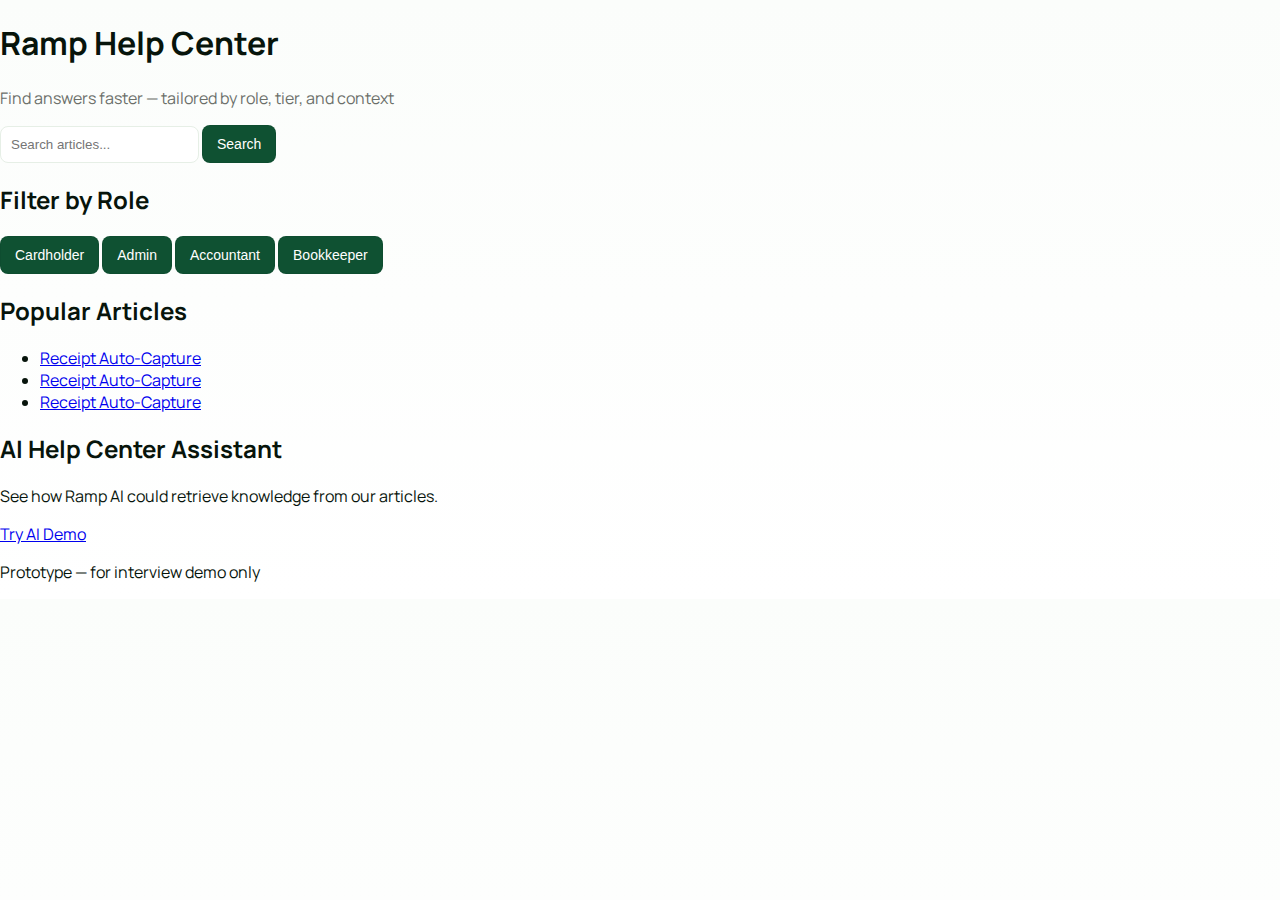
<file: index.html>
<!DOCTYPE html>
<html lang="en">
<head>
  <meta charset="UTF-8">
  <meta name="viewport" content="width=device-width, initial-scale=1.0">
  <title>Ramp Help Center Prototype</title>
  <link rel="stylesheet" href="styles.css">
</head>
<body>
  <header>
    <h1>Ramp Help Center</h1>
    <p class="tagline">Find answers faster — tailored by role, tier, and context</p>
  </header>

  <main>
    <section class="search">
      <input type="text" placeholder="Search articles...">
      <button>Search</button>
    </section>

    <section class="filters">
      <h2>Filter by Role</h2>
      <button>Cardholder</button>
      <button>Admin</button>
      <button>Accountant</button>
      <button>Bookkeeper</button>
    </section>

    <section class="popular">
      <h2>Popular Articles</h2>
      <ul>
        <li><a href="receiptautocapturehelp.html">Receipt Auto-Capture</a></li>
        <li><a href="receiptautocapturehelp.html">Receipt Auto-Capture</a></li>
        <li><a href="receiptautocapturehelp.html">Receipt Auto-Capture</a></li>
      </ul>
    </section>

    <section class="demo">
      <h2>AI Help Center Assistant</h2>
      <p>See how Ramp AI could retrieve knowledge from our articles.</p>
      <a href="chatbotdemo.html" class="button">Try AI Demo</a>
    </section>
  </main>

  <footer>
    <p>Prototype — for interview demo only</p>
  </footer>
</body>
</html>
</file>
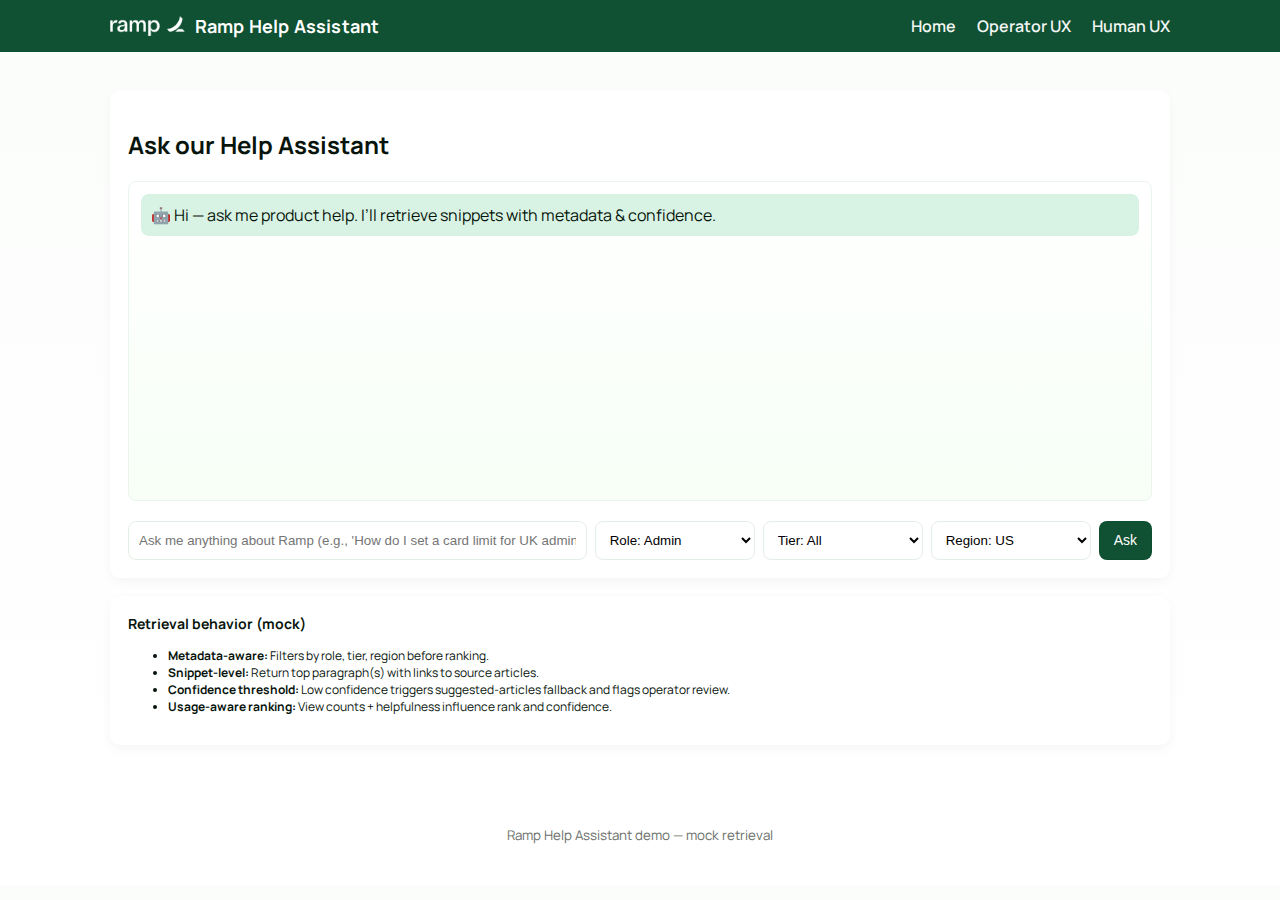
<file: ai.html>
<!doctype html>
<html lang="en">
<head>
  <meta charset="utf-8" />
  <title>Ramp Help Assistant — Chat Demo</title>
  <meta name="viewport" content="width=device-width,initial-scale=1" />
  <link rel="stylesheet" href="styles.css" />
</head>
<body>
<header class="topbar">
  <div class="container">
    <div class="brand-wrap">
      <img src="ramplogo.png" alt="Ramp" class="logo">
      <h1 class="brand small">Ramp Help Assistant</h1>
    </div>
    <nav>
      <a href="index.html">Home</a>
      <a href="operator.html">Operator UX</a>
      <a href="human.html">Human UX</a>
    </nav>
  </div>
</header>

<main class="container">
  <section class="panel">
    <h2>Ask our Help Assistant</h2>
    <div class="chat-wrap">
      <div id="chatLog" class="chat-log">
        <div class="bot">🤖 Hi — ask me product help. I’ll retrieve snippets with metadata & confidence.</div>
      </div>

      <div class="chat-input">
        <input id="userQ" placeholder="Ask me anything about Ramp (e.g., 'How do I set a card limit for UK admins?')" style="flex:1;" />
        <select id="pretendRole">
          <option value="admin">Role: Admin</option>
          <option value="card">Cardholder</option>
          <option value="accountant">Accountant</option>
        </select>
        <select id="pretendTier">
          <option value="all">Tier: All</option>
          <option value="free">Free</option>
          <option value="plus">Plus</option>
        </select>
        <select id="pretendRegion">
          <option value="us" selected>Region: US</option>
          <option value="uk">UK</option>
          <option value="intl">Other</option>
        </select>
        <button id="askBtn" class="cta">Ask</button>
      </div>
    </div>
  </section>

  <section class="panel small">
    <h3>Retrieval behavior (mock)</h3>
    <ul>
      <li><strong>Metadata-aware:</strong> Filters by role, tier, region before ranking.</li>
      <li><strong>Snippet-level:</strong> Return top paragraph(s) with links to source articles.</li>
      <li><strong>Confidence threshold:</strong> Low confidence triggers suggested-articles fallback and flags operator review.</li>
      <li><strong>Usage-aware ranking:</strong> View counts + helpfulness influence rank and confidence.</li>
    </ul>
  </section>
</main>

<footer class="footer">
  <div class="container"><small>Ramp Help Assistant demo — mock retrieval</small></div>
</footer>

<script>
// Expanded corpus
const corpus = [
  {id:1, title:"Bill payment methods and timelines", paragraph:"ACH payments typically clear in 1–2 business days in the US; Plus members have expedited rails.", metadata:{role:"admin", tier:"all", region:"us"}, views:14240},
  {id:2, title:"Managing Card Limits", paragraph:"Admins can set per-user card limits via Admin → Cards → Manage limit. UK admins can set limits in GBP.", metadata:{role:"admin", tier:"all", region:"uk"}, views:8420},
  {id:3, title:"Plus: Auto-approval policies", paragraph:"Plus customers can configure auto-approval thresholds for faster procurement.", metadata:{role:"admin", tier:"plus", region:"all"}, views:3200},
  {id:4, title:"Integrating with QuickBooks", paragraph:"Export receipts CSV then import to QuickBooks via Apps → QuickBooks import.", metadata:{role:"accountant", tier:"all", region:"us"}, views:3000},
  {id:5, title:"Auto-capture receipts", paragraph:"Enable auto-capture by connecting your email and enabling forwarding. Works globally.", metadata:{role:"card", tier:"all", region:"all"}, views:12420},
  {id:6, title:"Booking travel on Ramp", paragraph:"Employees can book flights and hotels through Ramp Travel. Admins can set policies per region.", metadata:{role:"card", tier:"all", region:"intl"}, views:4100}
];

const chatLog=document.getElementById('chatLog');
function appendUser(text){const d=document.createElement('div');d.className='user';d.textContent=text;chatLog.appendChild(d);chatLog.scrollTop=chatLog.scrollHeight;}
function appendBot(html){const d=document.createElement('div');d.className='bot';d.innerHTML=html;chatLog.appendChild(d);chatLog.scrollTop=chatLog.scrollHeight;}

document.getElementById('askBtn').addEventListener('click',()=>{
  const query=document.getElementById('userQ').value.trim();
  const role=document.getElementById('pretendRole').value;
  const tier=document.getElementById('pretendTier').value;
  const region=document.getElementById('pretendRegion').value;
  if(!query) return;
  appendUser(query);
  appendBot('Searching relevant articles...');

  setTimeout(()=>{
    let candidates=corpus.filter(c=>{
      if(role && role!=='all' && c.metadata.role!==role && c.metadata.role!=='all') return false;
      if(tier && tier!=='all' && c.metadata.tier!==tier && c.metadata.tier!=='all') return false;
      if(region && region!=='all' && c.metadata.region!==region && c.metadata.region!=='all') return false;
      return true;
    });

    if(candidates.length===0) candidates=corpus.slice();

    // rank: simple keyword match boosts
    const q=query.toLowerCase();
    candidates.forEach(c=>{c.score=(c.views/200)+(q.includes(c.title.toLowerCase().split(" ")[0])?20:0);});
    candidates.sort((a,b)=>b.score-a.score);

    const top=candidates[0];
    const confidence=Math.min(98,40+Math.floor(top.views/200));

    if(confidence<55){
      chatLog.lastChild.innerHTML='<em>Low confidence — returning suggested articles and flagging for operator review.</em>';
      appendBot('<strong>Suggested articles</strong><br><ul><li><a href="article.html">Bill payment methods and timelines</a></li><li><a href="article.html">Auto-capture receipts</a></li></ul><div class="flag-note">Query flagged for operator review (mock)</div>');
      return;
    }

    chatLog.lastChild.remove();
    appendBot(`<div class="snippet">
      <div class="snippet-text">${top.paragraph}</div>
      <div class="snippet-meta">
        <span class="meta-pill"><strong>Source:</strong> ${top.title}</span>
        <span class="meta-pill"><strong>Role:</strong> ${top.metadata.role}</span>
        <span class="meta-pill"><strong>Tier:</strong> ${top.metadata.tier}</span>
        <span class="meta-pill"><strong>Region:</strong> ${top.metadata.region}</span>
        <span class="meta-pill confidence"><strong>Confidence:</strong> ${confidence}%</span>
      </div>
      <div class="snippet-actions">
        <button class="small" onclick="alert('Flagged for operator review (mock)')">Flag</button>
        <button class="small" onclick="alert('Open article in Help Center (mock)')">Open Article</button>
      </div>
    </div>`);
  },800);
});
</script>
</body>
</html>
</file>
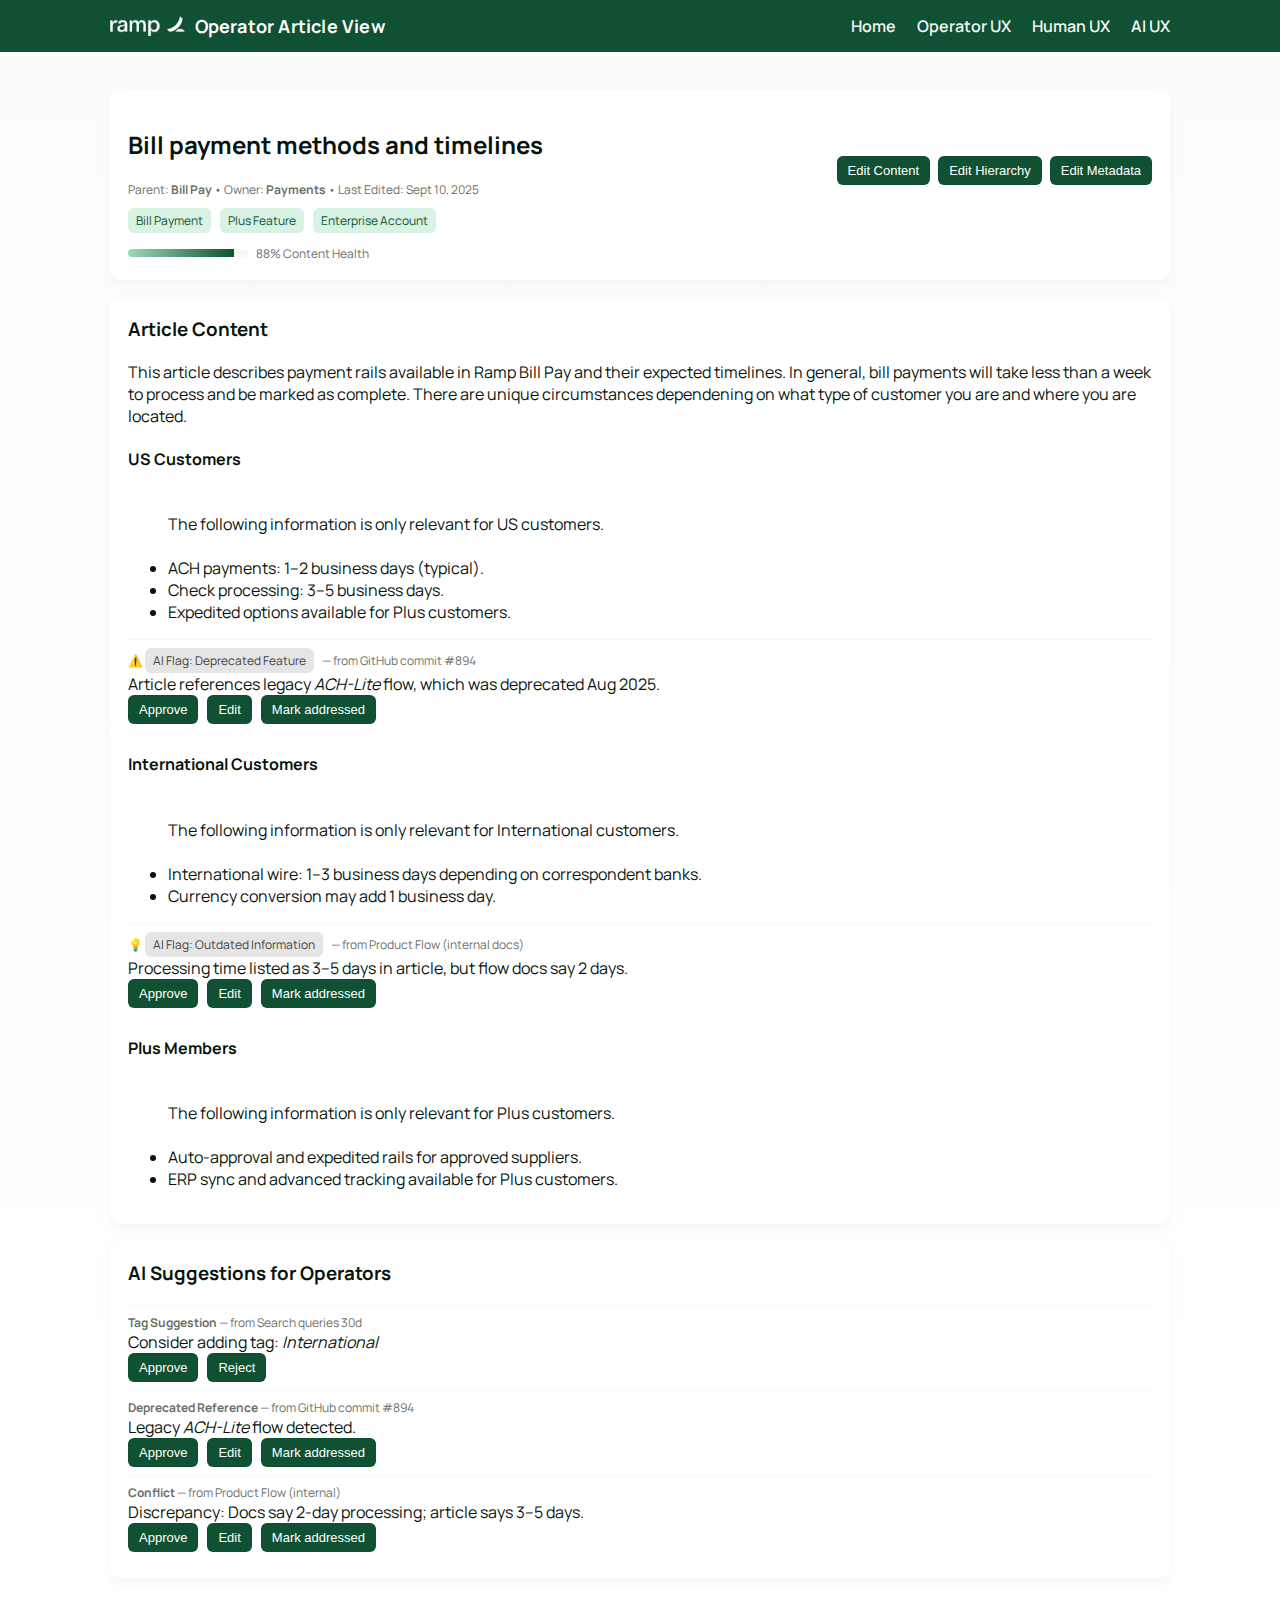
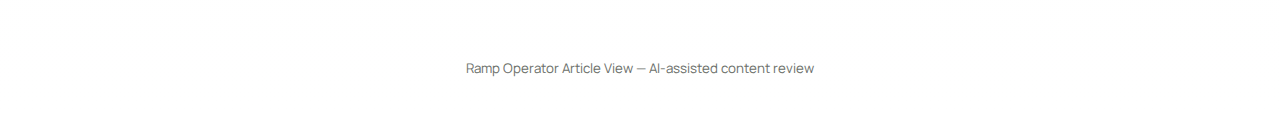
<file: article.html>
<!doctype html>
<html lang="en">
<head>
  <meta charset="utf-8" />
  <title>Ramp Help Article — Bill payment methods and timelines</title>
  <meta name="viewport" content="width=device-width,initial-scale=1" />
  <link rel="stylesheet" href="styles.css" />
</head>
<body>
<header class="topbar">
  <div class="container">
    <div class="brand-wrap">
      <img src="ramplogo.png" alt="Ramp" class="logo">
      <h1 class="brand small">Operator Article View</h1>
    </div>
    <nav>
      <a href="index.html">Home</a>
      <a href="operator.html">Operator UX</a>
      <a href="human.html">Human UX</a>
      <a href="ai.html">AI UX</a>
    </nav>
  </div>
</header>

<main class="container">
  <!-- Metadata -->
  <section class="panel">
    <div style="display:flex;justify-content:space-between;align-items:center;">
      <div>
        <h2>Bill payment methods and timelines</h2>
        <div class="muted small">Parent: <strong>Bill Pay</strong> • Owner: <strong>Payments</strong> • Last Edited: Sept 10, 2025</div>
        <div class="tags" style="margin-top:10px;">
          <span class="tag">Bill Payment</span>
          <span class="tag">Plus Feature</span>
          <span class="tag">Enterprise Account</span>
        </div>
      </div>
      <div style="display:flex;gap:8px;">
        <button class="small">Edit Content</button>
        <button class="small">Edit Hierarchy</button>
        <button class="small">Edit Metadata</button>
      </div>
    </div>
    <div class="health" style="margin-top:12px;">
      <div class="health-bar" style="--score:88"></div>
      <div class="health-num">88% Content Health</div>
    </div>
  </section>

  <!-- Article body -->
  <section class="panel">
    <h3>Article Content</h3>
    <p>
      This article describes payment rails available in Ramp Bill Pay and their expected timelines. In general, bill payments will take less than a week to process and be marked as complete. There are unique circumstances dependening on what type of customer you are and where you are located.
    </p>

    <h4>US Customers</h4>
    <ul>
      <br>The following information is only relevant for US customers.</br><br>
      <li>ACH payments: 1–2 business days (typical).</li>
      <li>Check processing: 3–5 business days.</li>
      <li>Expedited options available for Plus customers.</li>
    </ul>
    <div class="suggestion">
      <div class="suggest-meta">⚠️ <span class="tag small" style="background:#e5e5e5;color:#444">AI Flag: Deprecated Feature</span> — from GitHub commit #894</div>
      <div class="suggest-text">Article references legacy <em>ACH-Lite</em> flow, which was deprecated Aug 2025.</div>
      <div class="suggest-actions">
        <button class="small">Approve</button>
        <button class="small">Edit</button>
        <button class="small">Mark addressed</button>
      </div>
    </div>

    <h4>International Customers</h4>
    <ul>
      <br>The following information is only relevant for International customers.</br><br>
      <li>International wire: 1–3 business days depending on correspondent banks.</li>
      <li>Currency conversion may add 1 business day.</li>
    </ul>
    <div class="suggestion">
      <div class="suggest-meta">💡 <span class="tag small" style="background:#e5e5e5;color:#444">AI Flag: Outdated Information</span> — from Product Flow (internal docs)</div>
      <div class="suggest-text">Processing time listed as 3–5 days in article, but flow docs say 2 days.</div>
      <div class="suggest-actions">
        <button class="small">Approve</button>
        <button class="small">Edit</button>
        <button class="small">Mark addressed</button>
      </div>
    </div>

    <h4>Plus Members</h4>
    <ul>
      <br>The following information is only relevant for Plus customers.</br><br>
      <li>Auto-approval and expedited rails for approved suppliers.</li>
      <li>ERP sync and advanced tracking available for Plus customers.</li>
    </ul>
  </section>

  <!-- AI Suggestions summary -->
  <section class="panel">
    <h3>AI Suggestions for Operators</h3>
    <div class="article-card">
      <div class="suggestion">
        <div class="suggest-meta"><strong>Tag Suggestion</strong> — from Search queries 30d</div>
        <div class="suggest-text">Consider adding tag: <em>International</em></div>
        <div class="suggest-actions">
          <button class="small">Approve</button>
          <button class="small">Reject</button>
        </div>
      </div>
      <div class="suggestion">
        <div class="suggest-meta"><strong>Deprecated Reference</strong> — from GitHub commit #894</div>
        <div class="suggest-text">Legacy <em>ACH-Lite</em> flow detected.</div>
        <div class="suggest-actions">
          <button class="small">Approve</button>
          <button class="small">Edit</button>
          <button class="small">Mark addressed</button>
        </div>
      </div>
      <div class="suggestion">
        <div class="suggest-meta"><strong>Conflict</strong> — from Product Flow (internal)</div>
        <div class="suggest-text">Discrepancy: Docs say 2-day processing; article says 3–5 days.</div>
        <div class="suggest-actions">
          <button class="small">Approve</button>
          <button class="small">Edit</button>
          <button class="small">Mark addressed</button>
        </div>
      </div>
    </div>
  </section>
</main>

<footer class="footer">
  <div class="container"><small>Ramp Operator Article View — AI-assisted content review</small></div>
</footer>
</body>
</html>
</file>
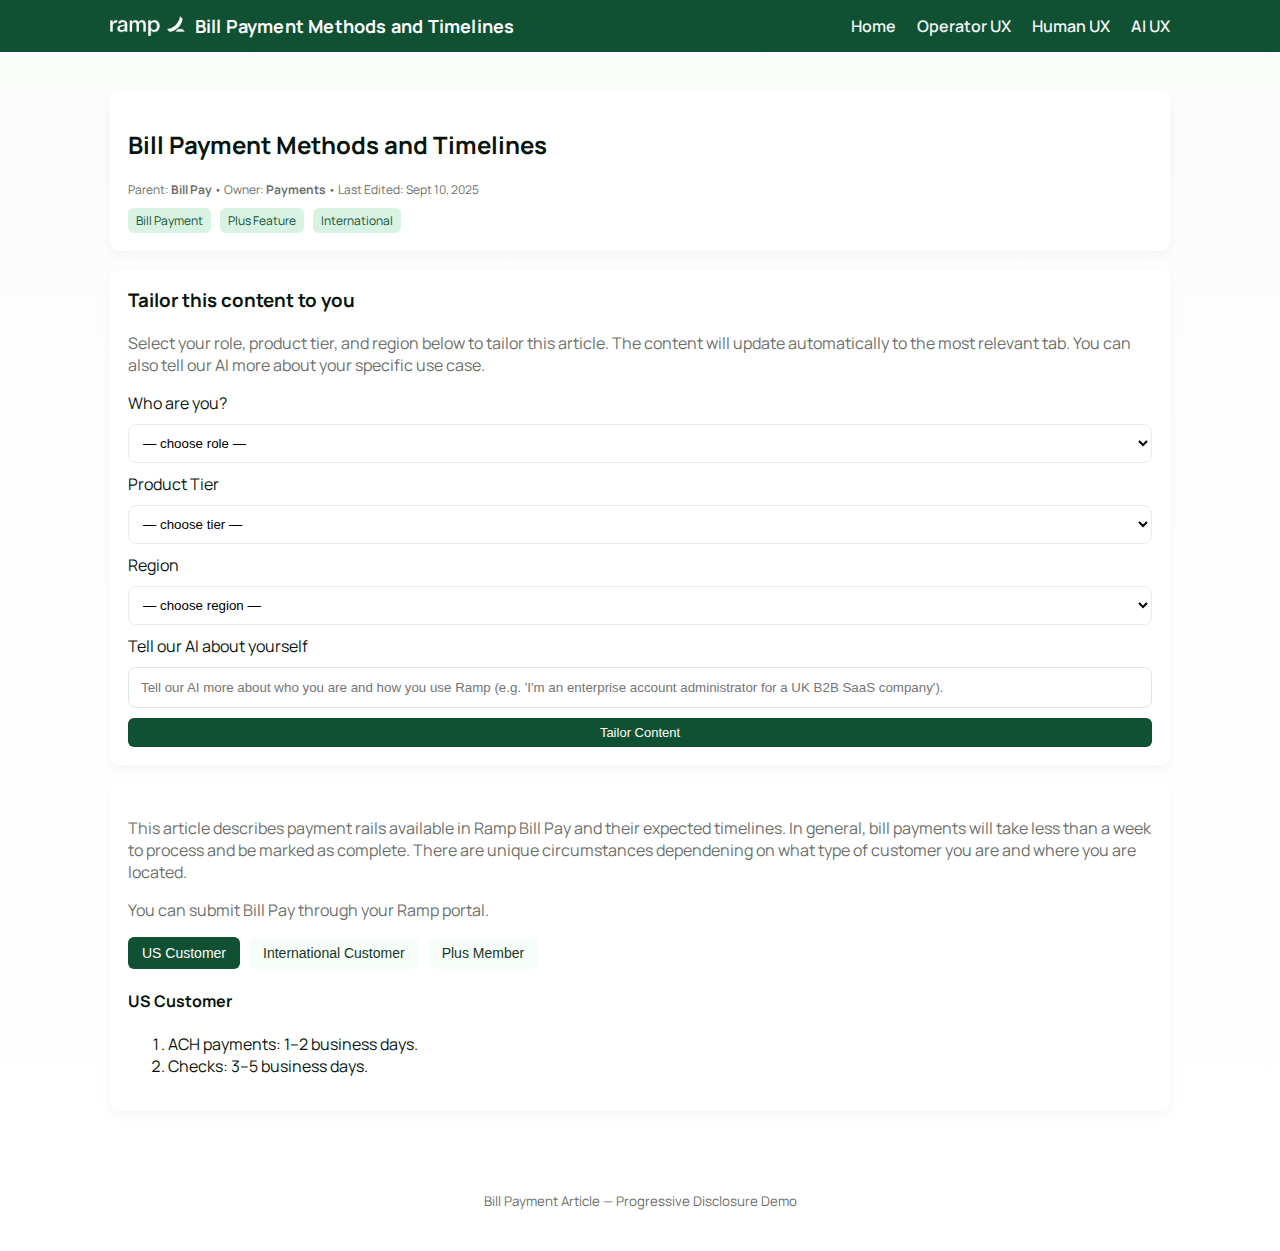
<file: bill-pay-article.html>
<!doctype html>
<html lang="en">
<head>
  <meta charset="utf-8" />
  <title>Bill Payment Methods and Timelines</title>
  <meta name="viewport" content="width=device-width,initial-scale=1" />
  <link rel="stylesheet" href="styles.css" />
</head>
<body>
<header class="topbar">
  <div class="container">
    <div class="brand-wrap">
      <img src="ramplogo.png" alt="Ramp" class="logo">
      <h1 class="brand small">Bill Payment Methods and Timelines</h1>
    </div>
    <nav>
      <a href="index.html">Home</a>
      <a href="operator.html">Operator UX</a>
      <a href="human.html">Human UX</a>
      <a href="ai.html">AI UX</a>
    </nav>
  </div>
</header>

<main class="container">

  <!-- Title -->
  <section class="panel">
    <h2>Bill Payment Methods and Timelines</h2>
    <div class="muted small">Parent: <strong>Bill Pay</strong> • Owner: <strong>Payments</strong> • Last Edited: Sept 10, 2025</div>
    <div class="tags" style="margin-top:10px;">
      <span class="tag">Bill Payment</span>
      <span class="tag">Plus Feature</span>
      <span class="tag">International</span>
    </div>
  </section>

  <!-- Progressive Disclosure -->
  <section class="panel">
    <h3>Tailor this content to you</h3>
    <p class="muted">Select your role, product tier, and region below to tailor this article. The content will update automatically to the most relevant tab. You can also tell our AI more about your specific use case.</p>

    <div class="disclosure-box" style="display:flex;flex-direction:column;gap:10px;">
      <label for="roleSelect">Who are you?</label>
      <select id="roleSelect">
        <option value="">— choose role —</option>
        <option value="cardholder">Cardholder</option>
        <option value="admin">Admin</option>
        <option value="accountant">Accountant</option>
      </select>

      <label for="tierSelect">Product Tier</label>
      <select id="tierSelect">
        <option value="">— choose tier —</option>
        <option value="free">Free</option>
        <option value="plus">Plus</option>
      </select>

      <label for="regionSelect">Region</label>
      <select id="regionSelect">
        <option value="">— choose region —</option>
        <option value="us">United States</option>
        <option value="uk">United Kingdom</option>
        <option value="intl">Other</option>
      </select>

      <label for="aiTailor">Tell our AI about yourself</label>
      <input id="aiInput" placeholder="Tell our AI more about who you are and how you use Ramp (e.g. 'I'm an enterprise account administrator for a UK B2B SaaS company')." style="flex:1;padding:12px;border-radius:8px;border:1px solid #d9e6da;">
      <button id="aiFindBtn" class="cta small">Tailor Content</button>
    </div>
  </section>

  <!-- Tabs -->
  <section class="panel">

    <div class="muted" style="margin-bottom:12px;">
  <p>
    This article describes payment rails available in Ramp Bill Pay and their expected timelines. In general, bill payments will take less than a week to process and be marked as complete. There are unique circumstances dependening on what type of customer you are and where you are located.  
  </p>
  <p>
    You can submit Bill Pay through your Ramp portal.
  </p>
</div>
    <div class="tabs">
      <button class="tabbtn active" data-tab="us">US Customer</button>
      <button class="tabbtn" data-tab="intl">International Customer</button>
      <button class="tabbtn" data-tab="plus">Plus Member</button>
    </div>

    <div id="tabContent">
      <div id="us" class="tabpane">
        <h4>US Customer</h4>
        <ol>
          <li>ACH payments: 1–2 business days.</li>
          <li>Checks: 3–5 business days.</li>
        </ol>
      </div>
      <div id="intl" class="tabpane" style="display:none">
        <h4>International Customer</h4>
        <ol>
          <li>Wires: 1–3 business days.</li>
          <li>Currency conversion may add 1 day.</li>
        </ol>
      </div>
      <div id="plus" class="tabpane" style="display:none">
        <h4>Plus Member</h4>
        <ol>
          <li>Expedited rails for approved suppliers.</li>
          <li>ERP sync available.</li>
        </ol>
      </div>
    </div>
  </section>
</main>

<footer class="footer">
  <div class="container"><small>Bill Payment Article — Progressive Disclosure Demo</small></div>
</footer>

<script>
// Tabs
document.querySelectorAll('.tabbtn').forEach(btn=>{
  btn.addEventListener('click',(e)=>{
    document.querySelectorAll('.tabbtn').forEach(b=>b.classList.remove('active'));
    e.currentTarget.classList.add('active');
    const tab=e.currentTarget.dataset.tab;
    document.querySelectorAll('.tabpane').forEach(p=>p.style.display='none');
    document.getElementById(tab).style.display='block';
  });
});

// Tailor Content Button
document.getElementById('aiFindBtn').addEventListener('click',()=>{
  const region=document.getElementById('regionSelect').value;
  if(region==="uk"){
    document.querySelectorAll('.tabbtn').forEach(b=>b.classList.remove('active'));
    document.querySelectorAll('.tabpane').forEach(p=>p.style.display='none');
    document.querySelector('[data-tab="intl"]').classList.add('active');
    document.getElementById('intl').style.display='block';
    //alert("Tailored: Showing International content (UK detected).");
  }
});
</script>
</body>
</html>
</file>
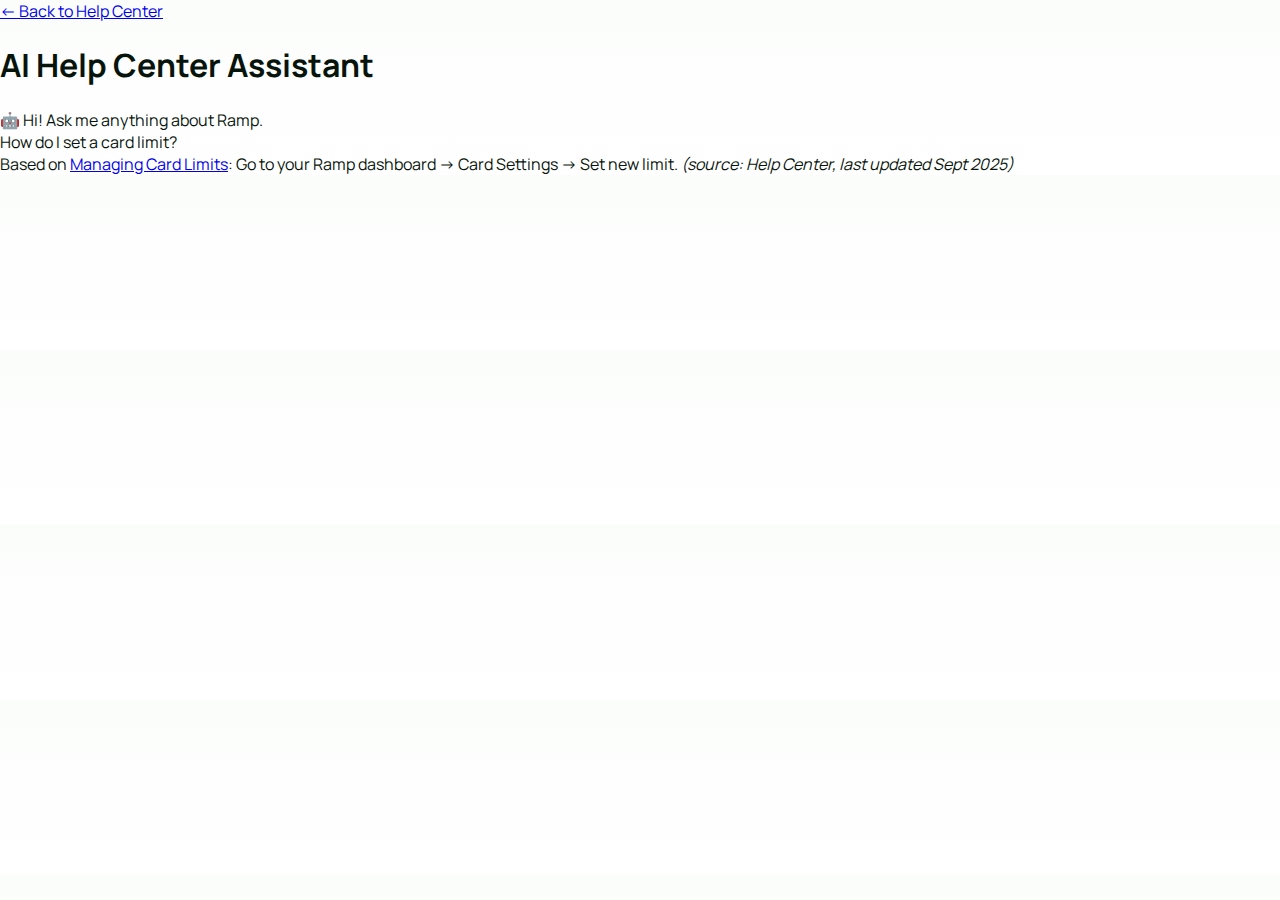
<file: chatbotdemo.html>
<!DOCTYPE html>
<html lang="en">
<head>
  <meta charset="UTF-8">
  <meta name="viewport" content="width=device-width, initial-scale=1.0">
  <title>AI Help Center Demo</title>
  <link rel="stylesheet" href="styles.css">
</head>
<body>
  <header>
    <a href="index.html">← Back to Help Center</a>
  </header>

  <main class="ai-demo">
    <h1>AI Help Center Assistant</h1>
    <div class="chat">
      <div class="bot">🤖 Hi! Ask me anything about Ramp.</div>
      <div class="user">How do I set a card limit?</div>
      <div class="bot">
        Based on <a href="receiptautocapturehelp.html">Managing Card Limits</a>:  
        Go to your Ramp dashboard → Card Settings → Set new limit.  
        <em>(source: Help Center, last updated Sept 2025)</em>
      </div>
    </div>
  </main>
</body>
</html>
</file>
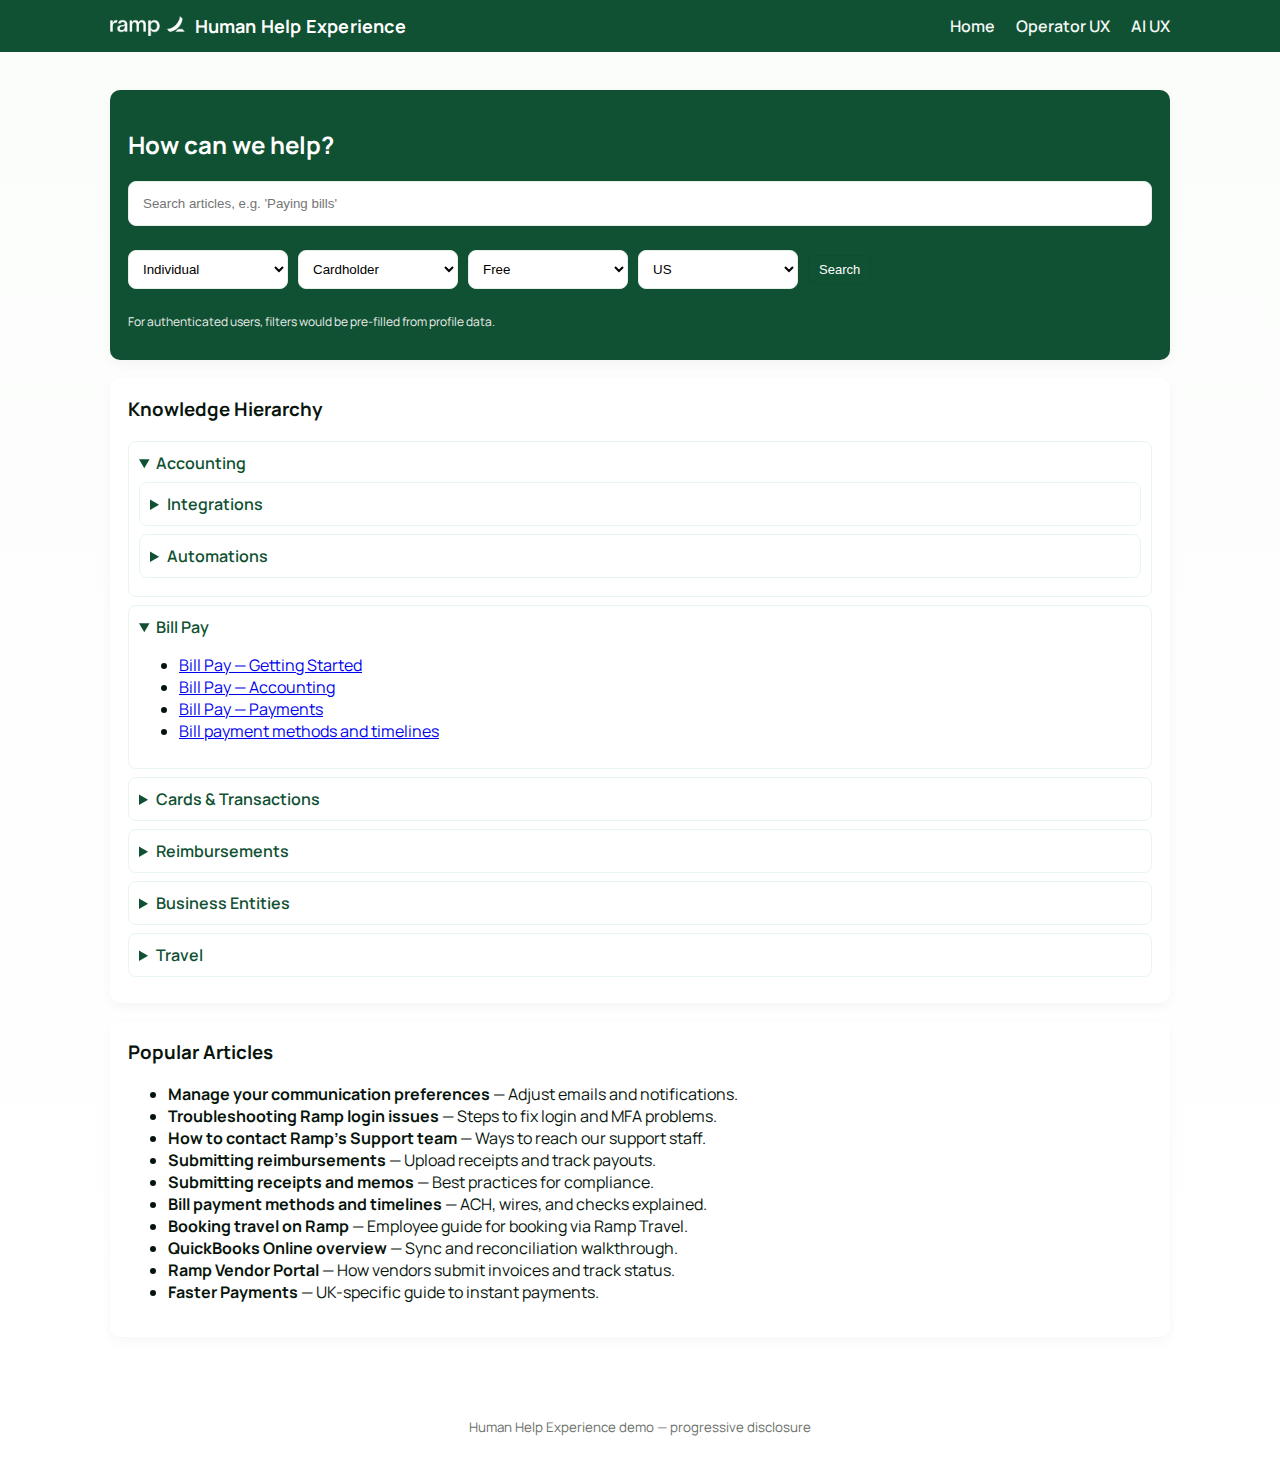
<file: human.html>
<!doctype html>
<html lang="en">
<head>
  <meta charset="utf-8" />
  <title>Human Help Experience — Ramp Prototype</title>
  <meta name="viewport" content="width=device-width,initial-scale=1" />
  <link rel="stylesheet" href="styles.css" />
</head>
<body>
  <header class="topbar">
    <div class="container">
      <div class="brand-wrap">
        <img src="ramplogo.png" alt="Ramp" class="logo">
        <h1 class="brand small">Human Help Experience</h1>
      </div>
      <nav>
        <a href="index.html">Home</a>
        <a href="operator.html">Operator UX</a>
        <a href="ai.html">AI UX</a>
      </nav>
    </div>
  </header>

  <main class="container">

    <!-- Search -->
    <section class="panel" style="background:var(--forest);color:white;">
      <h2>How can we help?</h2>
      <div class="search-row" style="display:flex;flex-direction:column;gap:12px;">
        <input id="mainSearch" placeholder="Search articles, e.g. 'Paying bills'" style="width:100%;padding:14px;">
        <div class="filters-row">
          <select id="accountType">
            <option value="individual">Individual</option>
            <option value="enterprise">Enterprise</option>
          </select>
          <select id="roleFilter">
            <option value="cardholder">Cardholder</option>
            <option value="admin">Admin</option>
            <option value="accountant">Accountant</option>
          </select>
          <select id="tierFilter">
            <option value="free">Free</option>
            <option value="plus">Plus</option>
          </select>
          <select id="regionFilter">
            <option value="us">US</option>
            <option value="uk">UK</option>
            <option value="intl">Other</option>
          </select>
          <button id="searchBtn" class="cta small">Search</button>
        </div>
        <p class="muted small" style="color:#eee;">For authenticated users, filters would be pre-filled from profile data.</p>
      </div>
    </section>

    <!-- Search results (now directly under search) -->
    <section id="results" class="panel" style="display:none;">
      <h3>Search results for "<span id="queryTerm"></span>"</h3>
      <div id="resultsList"></div>
    </section>

    <!-- Hierarchy -->
    <section class="panel">
      <h3>Knowledge Hierarchy</h3>
      <div class="hierarchy">
        <details open>
          <summary>Accounting</summary>
          <details>
            <summary>Integrations</summary>
            <ul>
              <li><a href="#">Ramp with NetSuite</a></li>
              <li><a href="#">Integrating with QuickBooks</a></li>
            </ul>
          </details>
          <details>
            <summary>Automations</summary>
            <ul>
              <li><a href="#">Split expense automations</a></li>
              <li><a href="#">Auto-capture receipts</a></li>
            </ul>
          </details>
        </details>
        <details open>
          <summary>Bill Pay</summary>
          <ul>
            <li><a href="#">Bill Pay — Getting Started</a></li>
            <li><a href="#">Bill Pay — Accounting</a></li>
            <li><a href="#">Bill Pay — Payments</a></li>
            <li><a href="bill-pay-article.html">Bill payment methods and timelines</a></li>
          </ul>
        </details>
        <details>
          <summary>Cards & Transactions</summary>
          <ul>
            <li><a href="#">Transaction declines</a></li>
            <li><a href="#">Ramp card management</a></li>
            <li><a href="#">Simplifying expense management</a></li>
          </ul>
        </details>
        <details>
          <summary>Reimbursements</summary>
          <ul>
            <li><a href="#">Submitting reimbursements</a></li>
            <li><a href="#">Tracking reimbursements</a></li>
          </ul>
        </details>
        <details>
          <summary>Business Entities</summary>
          <ul>
            <li><a href="#">Entity setup on Ramp</a></li>
            <li><a href="#">Switching entities</a></li>
          </ul>
        </details>
        <details>
          <summary>Travel</summary>
          <ul>
            <li><a href="#">Booking travel on Ramp</a></li>
            <li><a href="#">Travel policy controls</a></li>
          </ul>
        </details>
      </div>
    </section>

    <!-- Popular Articles -->
    <section class="panel">
      <h3>Popular Articles</h3>
      <ul>
        <li><strong>Manage your communication preferences</strong> — Adjust emails and notifications.</li>
        <li><strong>Troubleshooting Ramp login issues</strong> — Steps to fix login and MFA problems.</li>
        <li><strong>How to contact Ramp's Support team</strong> — Ways to reach our support staff.</li>
        <li><strong>Submitting reimbursements</strong> — Upload receipts and track payouts.</li>
        <li><strong>Submitting receipts and memos</strong> — Best practices for compliance.</li>
        <li><strong>Bill payment methods and timelines</strong> — ACH, wires, and checks explained.</li>
        <li><strong>Booking travel on Ramp</strong> — Employee guide for booking via Ramp Travel.</li>
        <li><strong>QuickBooks Online overview</strong> — Sync and reconciliation walkthrough.</li>
        <li><strong>Ramp Vendor Portal</strong> — How vendors submit invoices and track status.</li>
        <li><strong>Faster Payments</strong> — UK-specific guide to instant payments.</li>
      </ul>
    </section>
  </main>

  <footer class="footer"><div class="container"><small>Human Help Experience demo — progressive disclosure</small></div></footer>

<script>
// Mock corpus
const sampleArticles = [
  {id:'b1',title:'Bill payment methods and timelines',tags:['Bill Payment','Plus Feature'],snippet:'Overview of payment rails and timings.'},
  {id:'b2',title:'Bill Pay Getting Started',tags:['Bill Pay'],snippet:'Walkthrough to get started.'},
  {id:'b3',title:'Bill Pay — Accounting',tags:['Bill Pay','Accounting'],snippet:'How to reconcile bill payments.'}
];

document.getElementById('searchBtn').addEventListener('click', ()=>{
  const q=document.getElementById('mainSearch').value.trim()||'Paying bills';
  document.getElementById('queryTerm').textContent=q;
  const results=sampleArticles.filter(a=>a.title.toLowerCase().includes(q.toLowerCase()));
  const list=document.getElementById('resultsList');
  list.innerHTML='';
  results.forEach(r=>{
    const card=document.createElement('div');
    card.className='search-result';
    card.innerHTML=`<h4><a href="bill-pay-article.html">${r.title}</a></h4><div class="muted small">${r.snippet}</div>`;
    list.appendChild(card);
  });
  document.getElementById('results').style.display='block';
});
</script>
</body>
</html>
</file>
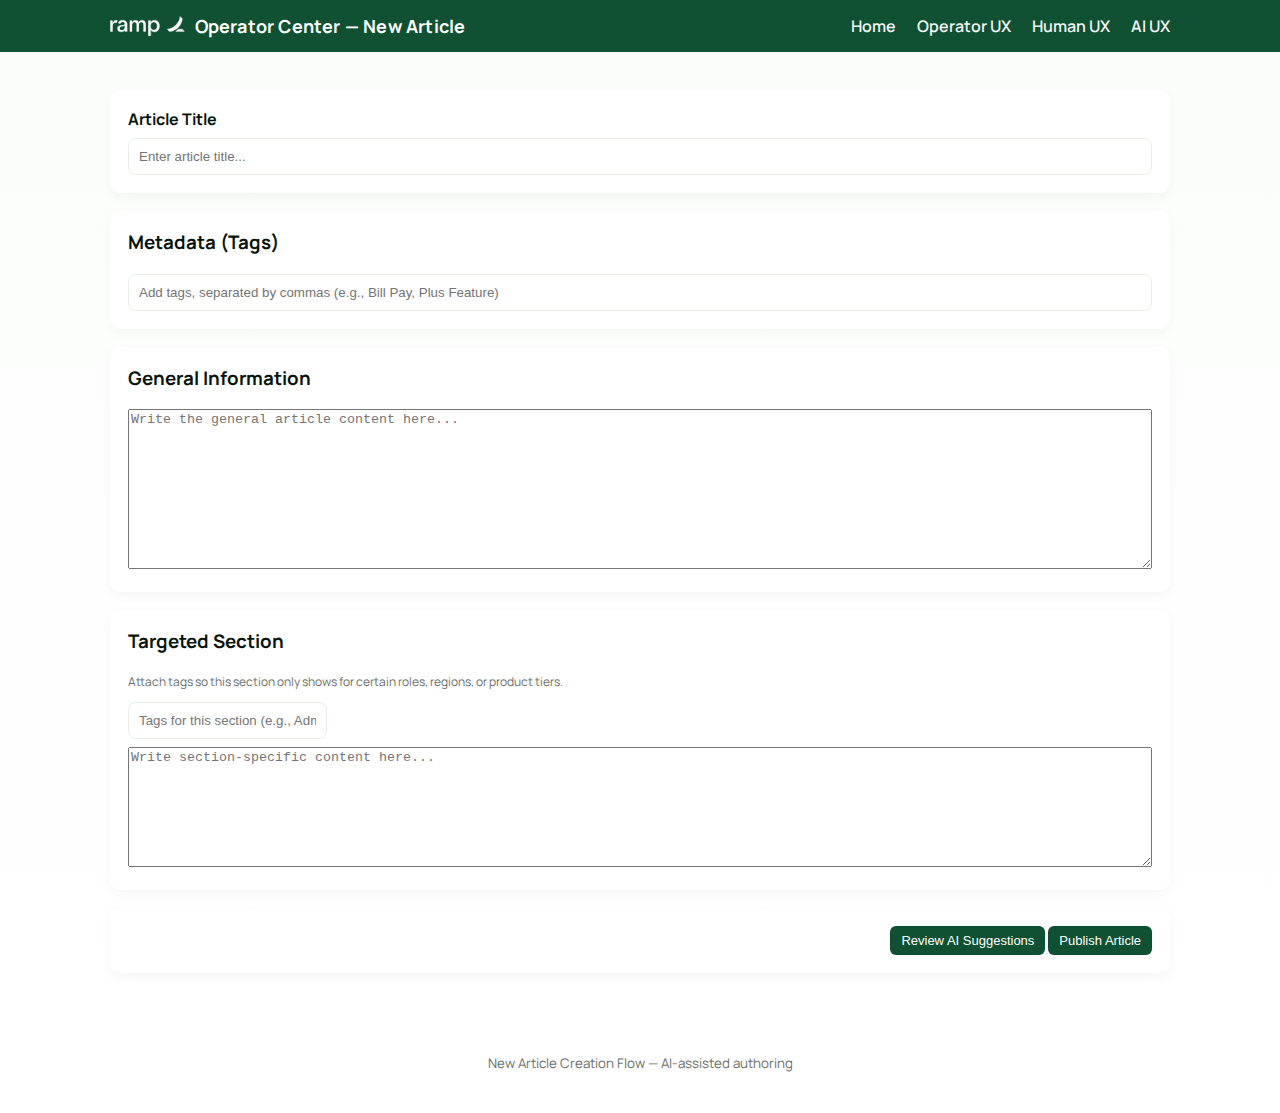
<file: new-article.html>
<!doctype html>
<html lang="en">
<head>
  <meta charset="utf-8" />
  <title>New Article — Operator Flow</title>
  <meta name="viewport" content="width=device-width,initial-scale=1" />
  <link rel="stylesheet" href="styles.css" />
</head>
<body>
<header class="topbar">
  <div class="container">
    <div class="brand-wrap">
      <img src="ramplogo.png" alt="Ramp" class="logo">
      <h1 class="brand small">Operator Center — New Article</h1>
    </div>
    <nav>
      <a href="index.html">Home</a>
      <a href="operator.html">Operator UX</a>
      <a href="human.html">Human UX</a>
      <a href="ai.html">AI UX</a>
    </nav>
  </div>
</header>

<main class="container">
  <!-- Title -->
  <section class="panel">
    <label for="articleTitleInput"><strong>Article Title</strong></label>
    <input id="articleTitleInput" placeholder="Enter article title..." style="width:100%;margin-top:8px;">
  </section>

  <!-- Metadata -->
  <section class="panel">
    <h3>Metadata (Tags)</h3>
    <input id="metaInput" placeholder="Add tags, separated by commas (e.g., Bill Pay, Plus Feature)" style="width:100%;">
  </section>

  <!-- General Info -->
  <section class="panel">
    <h3>General Information</h3>
    <textarea id="generalInfo" placeholder="Write the general article content here..." style="width:100%;height:160px;"></textarea>
  </section>

  <!-- Targeted Info -->
  <section class="panel">
    <h3>Targeted Section</h3>
    <p class="muted small">Attach tags so this section only shows for certain roles, regions, or product tiers.</p>
    <input id="sectionTags" placeholder="Tags for this section (e.g., Admin, UK, Plus)">
    <textarea id="sectionContent" placeholder="Write section-specific content here..." style="width:100%;height:120px;margin-top:8px;"></textarea>
  </section>

  <!-- Action Buttons -->
  <section class="panel" style="text-align:right;">
    <button id="reviewBtn" class="cta small">Review AI Suggestions</button>
    <button id="publishBtn" class="cta small">Publish Article</button>
  </section>

  <!-- AI Suggestions -->
  <section id="aiSuggestions" class="panel" style="display:none;">
    <h3>AI Suggestions</h3>
    <div class="suggestion">
      <div class="suggest-meta">💡 Tag Suggestion — from search data</div>
      <div class="suggest-text">Consider adding tag: <em>International</em></div>
      <div class="suggest-actions">
        <button class="small">Approve</button>
        <button class="small">Reject</button>
      </div>
    </div>
    <div class="suggestion">
      <div class="suggest-meta">⚠️ Deprecated Reference — from GitHub commit #894</div>
      <div class="suggest-text">Article may reference legacy <em>ACH-Lite</em> flow.</div>
      <div class="suggest-actions">
        <button class="small">Approve</button>
        <button class="small">Reject</button>
      </div>
    </div>
    <div class="suggestion">
      <div class="suggest-meta">🔄 Conflict — from Product Flow</div>
      <div class="suggest-text">Processing time listed as 3–5 days, internal docs say 2 days.</div>
      <div class="suggest-actions">
        <button class="small">Approve</button>
        <button class="small">Reject</button>
      </div>
    </div>
  </section>
</main>

<footer class="footer">
  <div class="container"><small>New Article Creation Flow — AI-assisted authoring</small></div>
</footer>

<script>
document.getElementById('reviewBtn').addEventListener('click',()=>{
  document.getElementById('aiSuggestions').style.display='block';
  window.scrollTo({top:document.getElementById('aiSuggestions').offsetTop-100,behavior:'smooth'});
});

document.getElementById('publishBtn').addEventListener('click',()=>{
  alert('Article published (mock flow). It will now appear in the Operator Dashboard.');
});
</script>
</body>
</html>
</file>
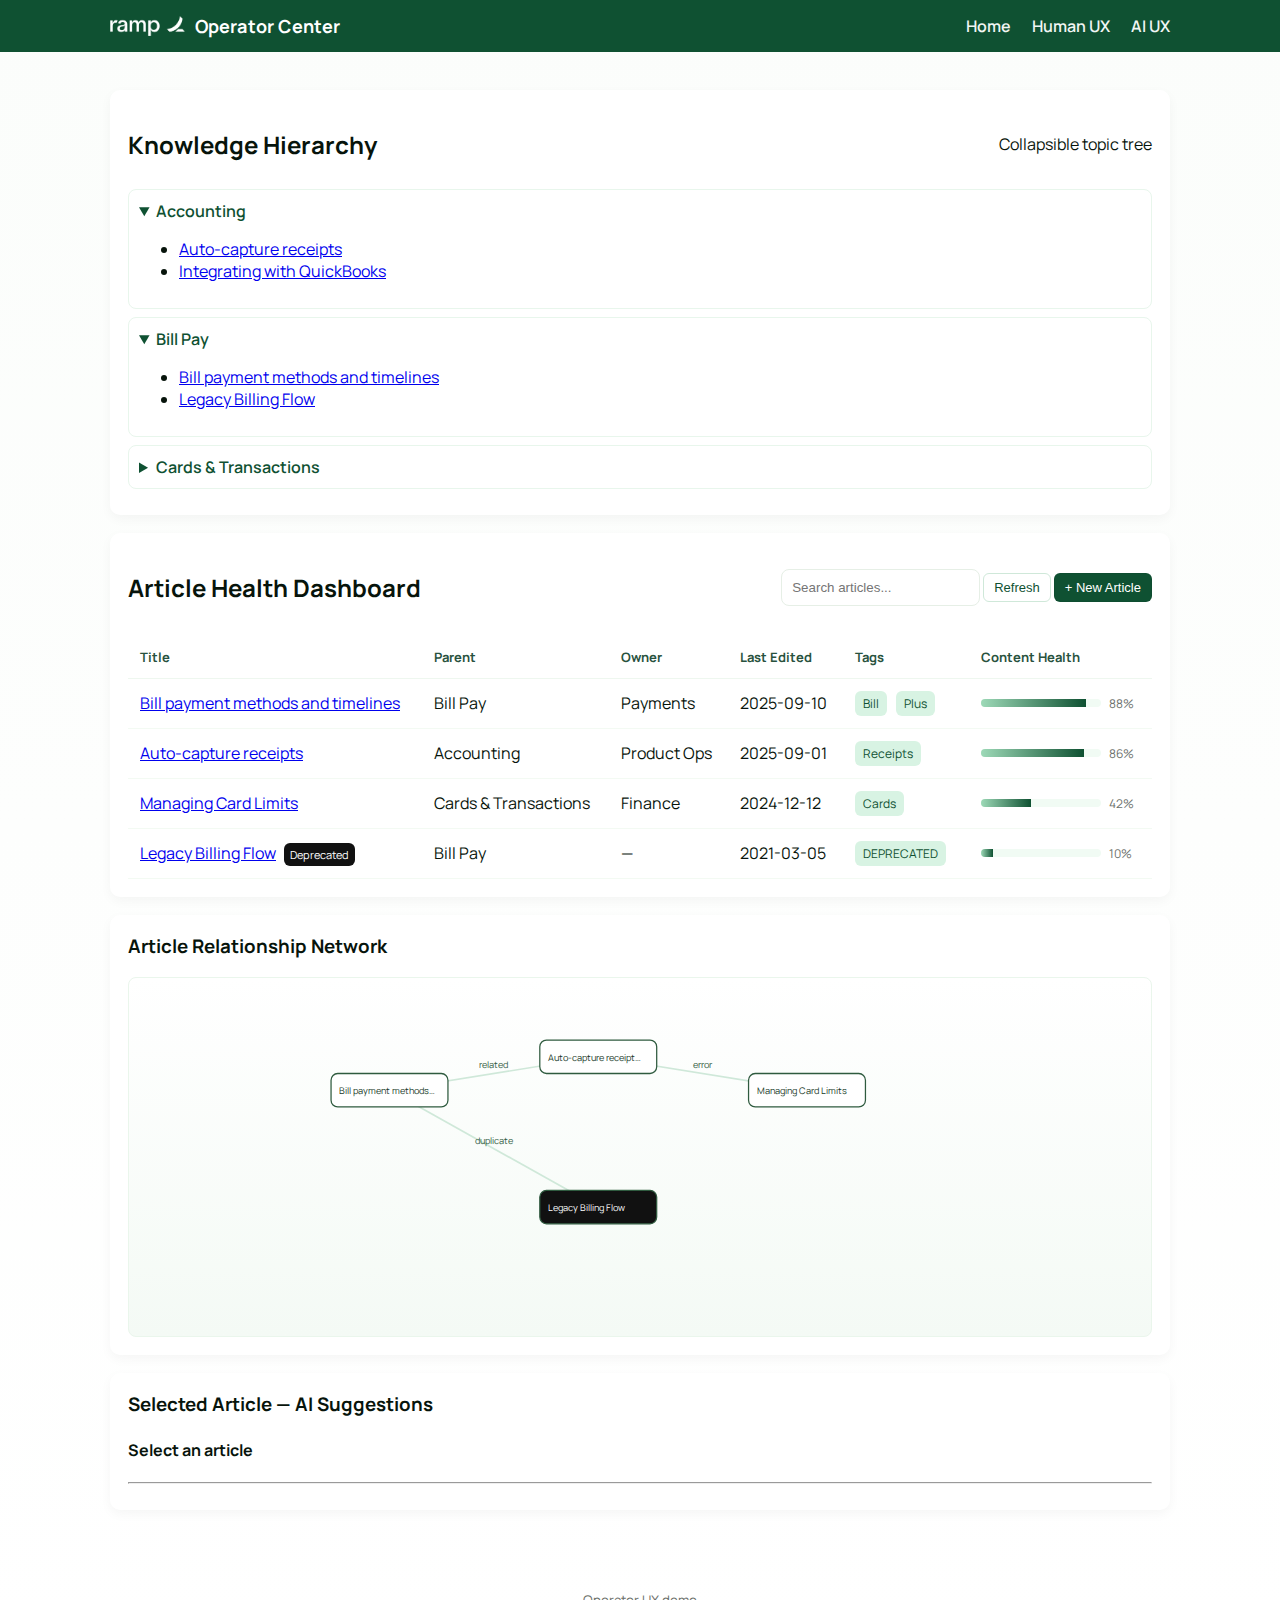
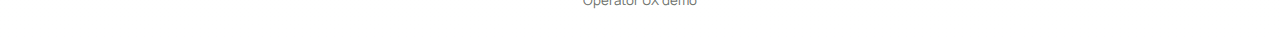
<file: operator.html>
<!doctype html>
<html lang="en">
<head>
  <meta charset="utf-8" />
  <title>Operator UX — Knowledge Dashboard</title>
  <meta name="viewport" content="width=device-width,initial-scale=1" />
  <link rel="stylesheet" href="styles.css" />
</head>
<body>
<header class="topbar">
  <div class="container">
    <div class="brand-wrap">
      <img src="ramplogo.png" alt="Ramp" class="logo">
      <h1 class="brand small">Operator Center</h1>
    </div>
    <nav>
      <a href="index.html">Home</a>
      <a href="human.html">Human UX</a>
      <a href="ai.html">AI UX</a>
    </nav>
  </div>
</header>

<main class="container">
  <!-- Hierarchy -->
  <section class="panel">
    <div style="display:flex;justify-content:space-between;align-items:center;">
      <h2>Knowledge Hierarchy</h2>
      <div class="hint">Collapsible topic tree</div>
    </div>
    <div id="hierarchy" class="hierarchy">
      <details open><summary>Accounting</summary>
        <ul>
          <li><a href="article.html">Auto-capture receipts</a></li>
          <li><a href="article.html">Integrating with QuickBooks</a></li>
        </ul>
      </details>
      <details open><summary>Bill Pay</summary>
        <ul>
          <li><a href="article.html">Bill payment methods and timelines</a></li>
          <li><a href="article.html">Legacy Billing Flow</a></li>
        </ul>
      </details>
      <details><summary>Cards & Transactions</summary>
        <ul>
          <li><a href="article.html">Managing Card Limits</a></li>
        </ul>
      </details>
    </div>
  </section>

  <!-- Dashboard -->
  <section class="panel">
    <div class="panel-head">
      <h2>Article Health Dashboard</h2>
      <div class="filters-inline">
        <input id="searchArticles" placeholder="Search articles...">
        <button id="refreshBtn" class="small secondary">Refresh</button>
        <button id="newArticleBtn" class="cta small">+ New Article</button>
      </div>
    </div>
    <table class="dashboard-table" id="articlesTable">
      <thead><tr>
        <th>Title</th><th>Parent</th><th>Owner</th><th>Last Edited</th><th>Tags</th><th>Content Health</th>
      </tr></thead>
      <tbody></tbody>
    </table>
  </section>

  <!-- Network -->
  <section class="panel">
    <h3>Article Relationship Network</h3>
    <svg id="networkSVG" viewBox="0 0 900 400" class="network"></svg>
  </section>

  <!-- Suggestions -->
  <section class="panel">
    <h3>Selected Article — AI Suggestions</h3>
    <div id="selectedCard" class="article-card">
      <h4 id="selTitle">Select an article</h4>
      <div id="metaRow" class="muted small"></div>
      <div id="tagRow"></div><hr>
      <div id="suggestions"></div>
    </div>
  </section>
</main>

<footer class="footer"><div class="container"><small>Operator UX demo</small></div></footer>

<script>
const articles=[
 {id:'a1',title:"Bill payment methods and timelines",parent:"Bill Pay",owner:"Payments",last:"2025-09-10",tags:["Bill","Plus"],health:88,
   suggested:[
     {type:"AI Flag: Deprecated Feature",text:"References legacy ACH-Lite flow",source:"GitHub commit #894"},
     {type:"AI Flag: Outdated Terminology",text:"Mismatch with product flow docs (timelines)",source:"Product Flow"}
   ]},
 {id:'a2',title:"Auto-capture receipts",parent:"Accounting",owner:"Product Ops",last:"2025-09-01",tags:["Receipts"],health:86,
   suggested:[{type:"AI Flag: Outdated Terminology",text:"Mentions old receipt-scanner flow",source:"GitHub commit #342"}]},
 {id:'a3',title:"Managing Card Limits",parent:"Cards & Transactions",owner:"Finance",last:"2024-12-12",tags:["Cards"],health:42,
   suggested:[{type:"AI Flag: Outdated Terminology",text:"Low helpfulness rating. Add screenshots.",source:"User feedback"}]},
 {id:'a4',title:"Legacy Billing Flow",parent:"Bill Pay",owner:"—",last:"2021-03-05",tags:["DEPRECATED"],health:10,suggested:[]}
];

function renderTable(){
 const tb=document.querySelector('#articlesTable tbody');tb.innerHTML='';
 articles.forEach(a=>{
   const tr=document.createElement('tr');
   tr.innerHTML=`<td><a href="article.html">${a.title}</a>${a.tags.includes("DEPRECATED")?'<span class="badge deprecated">Deprecated</span>':''}</td>
                 <td>${a.parent}</td><td>${a.owner}</td><td>${a.last}</td>
                 <td>${a.tags.map(t=>`<span class="tag small">${t}</span>`).join(' ')}</td>
                 <td><div class="health"><div class="health-bar" style="--score:${a.health}"></div><div class="health-num">${a.health}%</div></div></td>`;
   tr.addEventListener('click',()=>setSelected(a));
   tb.appendChild(tr);
 });
}
renderTable();

function renderNetwork(){
 const svg=document.getElementById('networkSVG');svg.innerHTML='';
 const coords={a1:{x:150,y:120},a2:{x:400,y:80},a3:{x:650,y:120},a4:{x:400,y:260}};
 const links=[{f:'a1',t:'a2',l:'related'},{f:'a2',t:'a3',l:'error'},{f:'a1',t:'a4',l:'duplicate'}];
 links.forEach(l=>{
   const f=coords[l.f],t=coords[l.t];
   const line=document.createElementNS('http://www.w3.org/2000/svg','line');
   line.setAttribute('x1',f.x);line.setAttribute('y1',f.y);
   line.setAttribute('x2',t.x);line.setAttribute('y2',t.y);
   line.setAttribute('stroke','#cfe8d9');line.setAttribute('stroke-width','2');
   svg.appendChild(line);
   const lab=document.createElementNS('http://www.w3.org/2000/svg','text');
   lab.setAttribute('x',(f.x+t.x)/2);lab.setAttribute('y',(f.y+t.y)/2-6);
   lab.setAttribute('font-size','11');lab.setAttribute('fill','#2f5b3f');
   lab.setAttribute('text-anchor','middle');lab.textContent=l.l;svg.appendChild(lab);
 });
 Object.entries(coords).forEach(([id,c])=>{
   const a=articles.find(x=>x.id===id);
   const g=document.createElementNS('http://www.w3.org/2000/svg','g');
   g.setAttribute('transform',`translate(${c.x-70},${c.y-20})`);
   const rect=document.createElementNS('http://www.w3.org/2000/svg','rect');
   rect.setAttribute('width','140');rect.setAttribute('height','40');rect.setAttribute('rx','8');
   rect.setAttribute('fill',a.tags.includes("DEPRECATED")?'#111':'#fff');
   rect.setAttribute('stroke','#2f5b3f');rect.setAttribute('stroke-width','1.5');
   const text=document.createElementNS('http://www.w3.org/2000/svg','text');
   text.setAttribute('x','10');text.setAttribute('y','25');text.setAttribute('font-size','11');
   text.setAttribute('fill',a.tags.includes("DEPRECATED")?'#fff':'#16381f');
   text.textContent=a.title.length>20?a.title.slice(0,20)+'…':a.title;
   g.appendChild(rect);g.appendChild(text);svg.appendChild(g);
 });
}
renderNetwork();

function setSelected(a){
 document.getElementById('selTitle').textContent=a.title;
 document.getElementById('metaRow').innerHTML=`<strong>Parent:</strong> ${a.parent} • <strong>Owner:</strong> ${a.owner} • <strong>Last Edited:</strong> ${a.last}`;
 document.getElementById('tagRow').innerHTML=a.tags.map(t=>`<span class="tag small">${t}</span>`).join(' ');
 const sug=document.getElementById('suggestions');sug.innerHTML='';
 if(a.suggested.length===0){sug.innerHTML='<p class="muted">No AI suggestions.</p>';return;}
 a.suggested.forEach(s=>{
   const div=document.createElement('div');div.className='suggestion';
   div.innerHTML=`<div class="suggest-meta"><span class="tag small" style="background:#e5e5e5;color:#444">${s.type}</span> — ${s.source}</div>
     <div class="suggest-text">${s.text}</div>
     <div class="suggest-actions"><button class="small">Approve</button><button class="small">Edit</button><button class="small">Addressed</button></div>`;
   sug.appendChild(div);
 });
}

document.getElementById('newArticleBtn').addEventListener('click',()=>window.location.href="new-article.html");
document.getElementById('refreshBtn').addEventListener('click',()=>{renderTable();renderNetwork();});
</script>
</body>
</html>
</file>
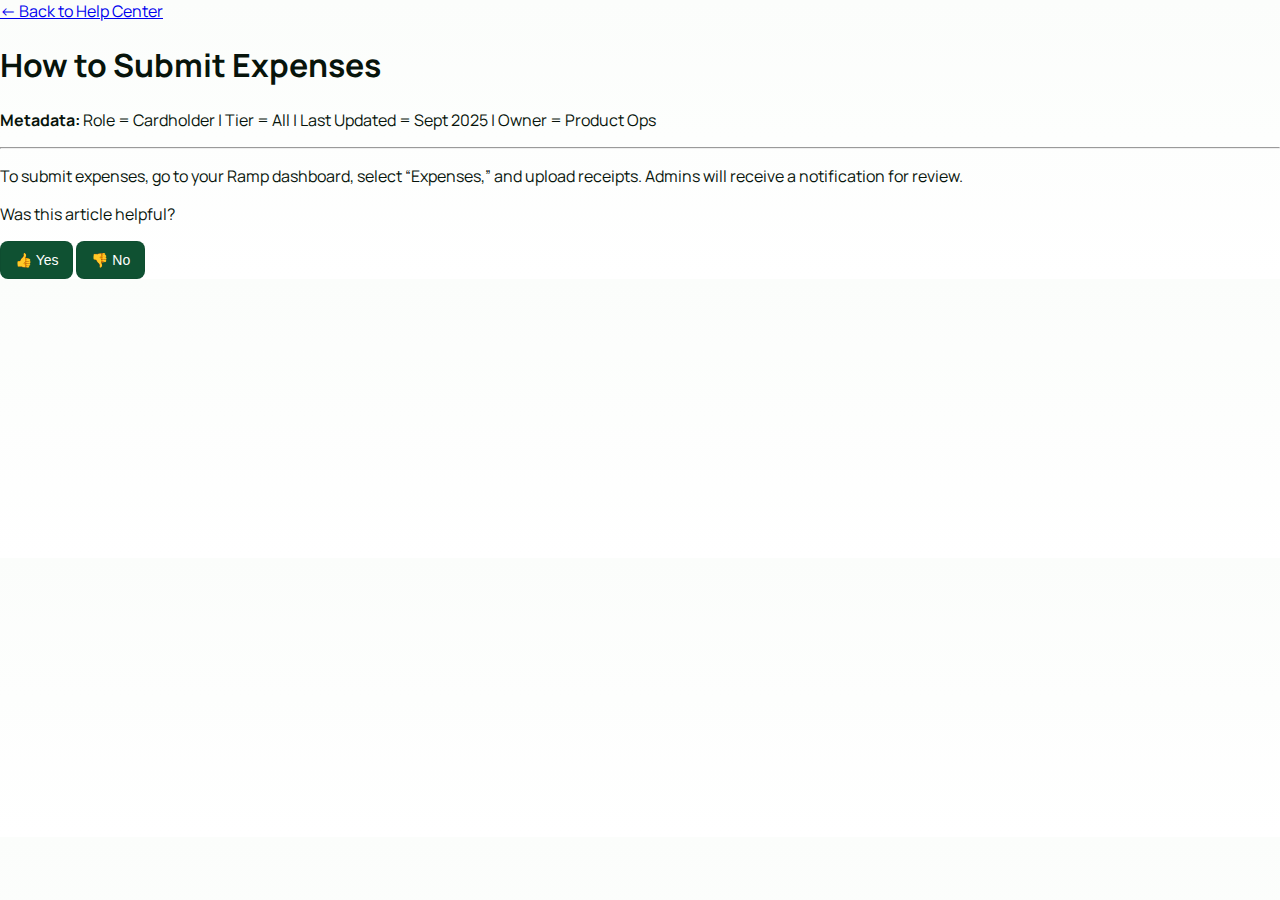
<file: receiptautocapturehelp.html>
<!DOCTYPE html>
<html lang="en">
<head>
  <meta charset="UTF-8">
  <meta name="viewport" content="width=device-width, initial-scale=1.0">
  <title>Article: How to Submit Expenses</title>
  <link rel="stylesheet" href="styles.css">
</head>
<body>
  <header>
    <a href="index.html">← Back to Help Center</a>
  </header>

  <main class="article">
    <h1>How to Submit Expenses</h1>
    <p><strong>Metadata:</strong> Role = Cardholder | Tier = All | Last Updated = Sept 2025 | Owner = Product Ops</p>
    <hr>
    <p>To submit expenses, go to your Ramp dashboard, select “Expenses,” and upload receipts. Admins will receive a notification for review.</p>

    <div class="feedback">
      <p>Was this article helpful?</p>
      <button>👍 Yes</button>
      <button>👎 No</button>
    </div>
  </main>
</body>
</html>
</file>
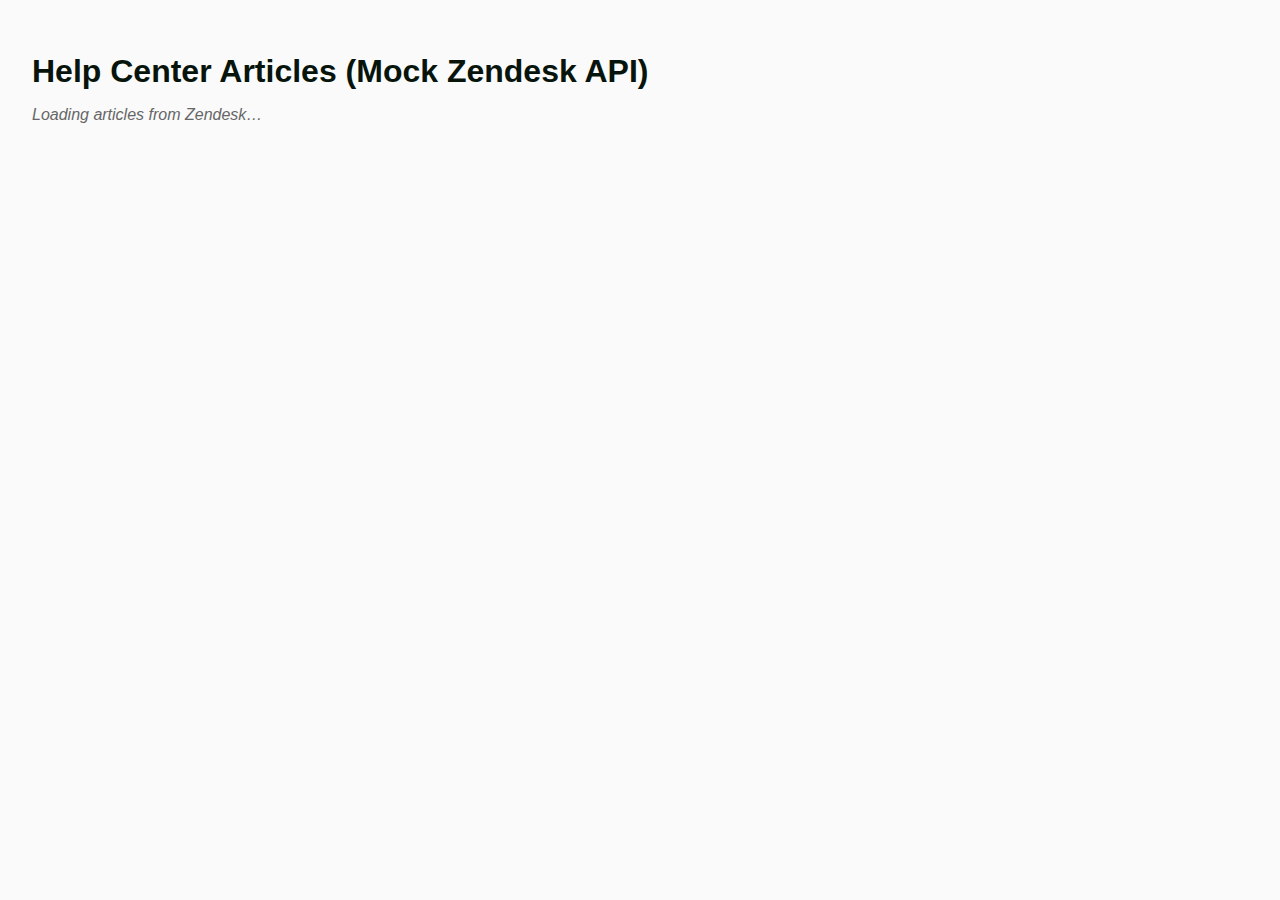
<file: zendesk-demo.html>
<!DOCTYPE html>
<html lang="en">
<head>
  <meta charset="UTF-8">
  <title>Zendesk Guide API Demo</title>
  <link rel="stylesheet" href="styles.css">
  <style>
    body {
      font-family: sans-serif;
      padding: 2rem;
      background: #fafafa;
    }
    h1 {
      margin-bottom: 1rem;
    }
    .article {
      background: white;
      border: 1px solid #ddd;
      border-radius: 8px;
      padding: 1rem;
      margin-bottom: 1rem;
      box-shadow: 0 2px 4px rgba(0,0,0,0.05);
    }
    .article h2 {
      margin-top: 0;
      font-size: 1.1rem;
      color: #333;
    }
    .loading {
      color: #666;
      font-style: italic;
    }
  </style>
</head>
<body>
  <h1>Help Center Articles (Mock Zendesk API)</h1>
  <div id="articles">
    <p class="loading">Loading articles from Zendesk…</p>
  </div>

  <script>
    // Fake Zendesk API response
    const mockApiResponse = {
      "articles": [
        {
          "id": 101,
          "title": "How to auto-capture receipts",
          "body": "To set up auto-capture, connect your email and enable receipt forwarding..."
        },
        {
          "id": 102,
          "title": "Managing duplicate expenses",
          "body": "Our system automatically detects and flags duplicate expenses to reduce errors..."
        },
        {
          "id": 103,
          "title": "Exporting reports to your ERP",
          "body": "Admins can export reports directly into NetSuite or QuickBooks with one click..."
        }
      ]
    };

    // Simulate async API call with setTimeout
    setTimeout(() => {
      const container = document.getElementById("articles");
      container.innerHTML = ""; // clear loading

      mockApiResponse.articles.forEach(article => {
        const div = document.createElement("div");
        div.className = "article";
        div.innerHTML = `
          <h2>${article.title}</h2>
          <p>${article.body}</p>
        `;
        container.appendChild(div);
      });
    }, 1200); // 1.2s delay to feel "real"
  </script>
</body>
</html>
</file>
<file: styles.css>
/* Fonts */
@import url('https://fonts.googleapis.com/css2?family=Manrope:wght@300;400;600;700;800&display=swap');

:root{
  --font-main: 'TWKLausanne','Manrope',system-ui,-apple-system,"Segoe UI",Roboto,"Helvetica Neue",Arial;
  --fg:#07140b;
  --muted:#6b6f6a;
  --bg:#ffffff;
  --card:#ffffff;
  --forest:#0f5132;
  --light-green:#d8f3e3;
  --accent:#9dd9b7;
  --danger:#ef4444;
  --warning:#f59e0b;
}

*{box-sizing:border-box}
body{font-family:var(--font-main);margin:0;background:linear-gradient(#fbfdfb,#ffffff);color:var(--fg);-webkit-font-smoothing:antialiased}
.container{max-width:1100px;margin:0 auto;padding:20px}

.topbar{background:var(--forest);color:white}
.topbar .container{display:flex;align-items:center;justify-content:space-between;padding:14px 20px}
.brand-wrap{display:flex;align-items:center;gap:10px}
.logo{height:20px}
.brand{margin:0;font-weight:700;letter-spacing:0.2px}
.brand.small{font-size:18px}
.topbar nav a{color:white;margin-left:18px;text-decoration:none;font-weight:600;opacity:0.95}
.topbar nav a:hover{opacity:1}

/* hero */
.hero{background:linear-gradient(180deg,rgba(15,81,50,0.06),transparent);padding:28px;border-radius:10px;margin-top:18px;box-shadow:0 6px 18px rgba(4,28,18,0.05)}
.hero h2{margin:0 0 8px 0}
.tagline{color:var(--muted)}

/* panels */
.panel{background:var(--card);border-radius:10px;padding:18px;margin:18px 0;box-shadow:0 4px 12px rgba(14,38,28,0.04)}
.panel-head{display:flex;justify-content:space-between;align-items:center}
.panel h3{margin-top:0}

/* buttons */
.cta,button{background:var(--forest);color:white;padding:10px 14px;border-radius:8px;text-decoration:none;border:1px solid rgba(0,0,0,0.04);cursor:pointer;font-size:14px}
.cta.small,button.small{padding:6px 10px;font-size:13px;border-radius:6px}
button.secondary{background:#fff;color:var(--forest);border:1px solid #cfe8d9}
button:hover,.cta:hover{opacity:0.9}

/* input & filters */
input,select{padding:10px;border-radius:8px;border:1px solid #e6efe6;background:#fff;min-width:160px}
.search-row input{flex:1}
.filters-row{display:flex;gap:10px;align-items:center;margin-top:12px;flex-wrap:wrap}

/* table */
.dashboard-table{width:100%;border-collapse:collapse;margin-top:12px}
.dashboard-table thead th{font-size:13px;text-align:left;padding:12px;border-bottom:1px solid #eef7ef;color:#28523e}
.dashboard-table tbody td{padding:12px;vertical-align:middle;border-bottom:1px solid #f3faf3}
.tag{display:inline-block;background:var(--light-green);color:var(--forest);padding:4px 8px;border-radius:6px;font-size:12px;margin-right:6px}
.badge.deprecated{background:#111;color:#fff;font-size:11px;padding:4px 6px;border-radius:6px;margin-left:8px}

/* health bar */
.health{display:flex;align-items:center;gap:8px}
.health-bar{width:120px;height:8px;background:#f1fbf4;border-radius:6px;position:relative;overflow:hidden}
.health-bar::after{content:'';position:absolute;left:0;top:0;height:100%;width:calc(var(--score) * 1%);background:linear-gradient(90deg,var(--accent),var(--forest))}
.health-num{font-size:12px;color:var(--muted)}

/* network */
.network{width:100%;height:360px;background:linear-gradient(180deg,#ffffff,#f4faf5);border-radius:8px;display:block;padding:12px;border:1px solid #eaf6ec}

/* suggestion */
.suggestion{border-top:1px solid #f1fbf6;padding:8px 0}
.suggest-meta{font-size:12px;color:var(--muted)}
.suggest-actions button{margin-right:6px}

/* hierarchy */
.hierarchy details{background:#fff;border-radius:8px;padding:10px;margin:8px 0;border:1px solid #e8f6ec}
.hierarchy summary{font-weight:600;color:var(--forest);cursor:pointer}

/* topics */
.topics-grid{display:flex;gap:12px;flex-wrap:wrap}
.topic-card{flex:1;background:#fff;border-radius:8px;padding:14px;border:1px solid #eef7ef}
.topic-card h4{margin-top:0}
.topic-card ul{padding-left:16px}

/* search results */
.search-result{background:#fff;border-radius:8px;padding:12px;margin-bottom:10px;border:1px solid #eef7ef}

/* article view */
.tabs{margin-top:14px}
.tabbtn{background:#f7fdf9;color:#16381f;padding:8px 14px;border:none;border-radius:6px;margin-right:6px;cursor:pointer}
.tabbtn.active{background:var(--forest);color:white}
.tabpane{margin-top:10px}

/* chat */
.chat-wrap{display:flex;flex-direction:column;gap:12px}
.chat-log{height:320px;overflow:auto;border-radius:8px;padding:12px;background:linear-gradient(180deg,#ffffff,#f7fff7);border:1px solid #eaf6ec}
.chat-log .bot{background:var(--light-green);padding:10px;border-radius:8px;margin-bottom:8px}
.chat-log .user{background:#f5f7fb;padding:10px;border-radius:8px;margin-bottom:8px;text-align:right}
.chat-input{display:flex;gap:8px;margin-top:8px;flex-wrap:wrap}
.meta-pill{display:inline-block;background:#eef7ef;color:#2f5b3f;padding:3px 6px;border-radius:6px;font-size:11px;margin-right:4px}

/* misc */
.muted{color:var(--muted)}
.small{font-size:12px}
.footer{background:transparent;padding:20px;text-align:center;color:var(--muted)}
</file>
